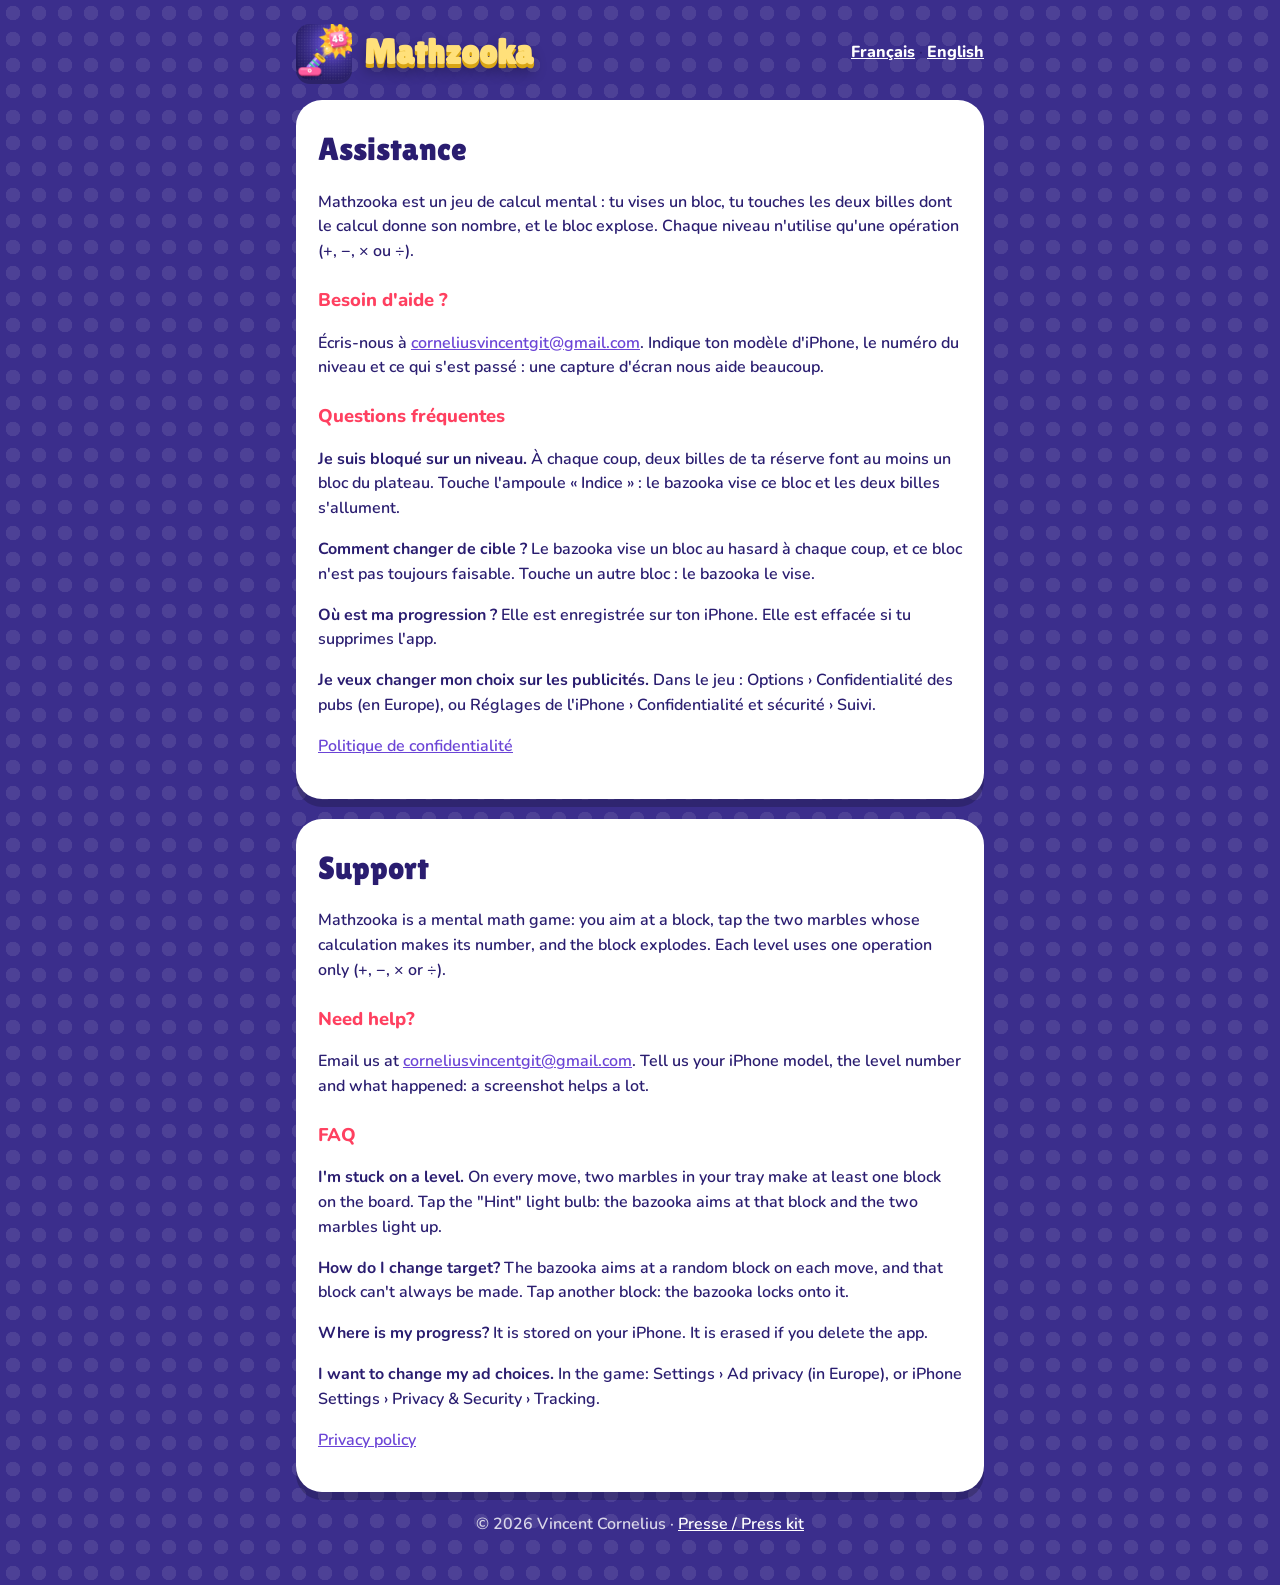
<file: index.html>
<!doctype html>
<html lang="fr">
<head>
<meta charset="utf-8">
<meta name="viewport" content="width=device-width, initial-scale=1">
<title>Mathzooka : assistance / Support</title>
<link rel="icon" href="icon.png">
<link rel="stylesheet" href="style.css">
</head>
<body>
<main>
  <header>
    <a class="brand" href="./"><img src="icon.png" alt=""><span class="logo">Mathzooka</span></a>
    <nav><a href="#fr">Français</a> · <a href="#en">English</a></nav>
  </header>

  <article id="fr" lang="fr">
    <h1>Assistance</h1>
    <p>Mathzooka est un jeu de calcul mental : tu vises un bloc, tu touches les deux billes dont le calcul donne son nombre, et le bloc explose. Chaque niveau n'utilise qu'une opération (+, −, × ou ÷).</p>
    <h2>Besoin d'aide ?</h2>
    <p>Écris-nous à <a href="mailto:corneliusvincentgit@gmail.com?subject=Mathzooka">corneliusvincentgit@gmail.com</a>. Indique ton modèle d'iPhone, le numéro du niveau et ce qui s'est passé : une capture d'écran nous aide beaucoup.</p>
    <h2>Questions fréquentes</h2>
    <p><strong>Je suis bloqué sur un niveau.</strong> À chaque coup, deux billes de ta réserve font au moins un bloc du plateau. Touche l'ampoule « Indice » : le bazooka vise ce bloc et les deux billes s'allument.</p>
    <p><strong>Comment changer de cible ?</strong> Le bazooka vise un bloc au hasard à chaque coup, et ce bloc n'est pas toujours faisable. Touche un autre bloc : le bazooka le vise.</p>
    <p><strong>Où est ma progression ?</strong> Elle est enregistrée sur ton iPhone. Elle est effacée si tu supprimes l'app.</p>
    <p><strong>Je veux changer mon choix sur les publicités.</strong> Dans le jeu : Options › Confidentialité des pubs (en Europe), ou Réglages de l'iPhone › Confidentialité et sécurité › Suivi.</p>
    <p><a href="privacy.html">Politique de confidentialité</a></p>
  </article>

  <article id="en" lang="en">
    <h1>Support</h1>
    <p>Mathzooka is a mental math game: you aim at a block, tap the two marbles whose calculation makes its number, and the block explodes. Each level uses one operation only (+, −, × or ÷).</p>
    <h2>Need help?</h2>
    <p>Email us at <a href="mailto:corneliusvincentgit@gmail.com?subject=Mathzooka">corneliusvincentgit@gmail.com</a>. Tell us your iPhone model, the level number and what happened: a screenshot helps a lot.</p>
    <h2>FAQ</h2>
    <p><strong>I'm stuck on a level.</strong> On every move, two marbles in your tray make at least one block on the board. Tap the "Hint" light bulb: the bazooka aims at that block and the two marbles light up.</p>
    <p><strong>How do I change target?</strong> The bazooka aims at a random block on each move, and that block can't always be made. Tap another block: the bazooka locks onto it.</p>
    <p><strong>Where is my progress?</strong> It is stored on your iPhone. It is erased if you delete the app.</p>
    <p><strong>I want to change my ad choices.</strong> In the game: Settings › Ad privacy (in Europe), or iPhone Settings › Privacy &amp; Security › Tracking.</p>
    <p><a href="privacy.html#en">Privacy policy</a></p>
  </article>
  <footer>© 2026 Vincent Cornelius · <a href="press.html" style="color:#fff">Presse / Press kit</a></footer>
</main>
</body>
</html>
</file>
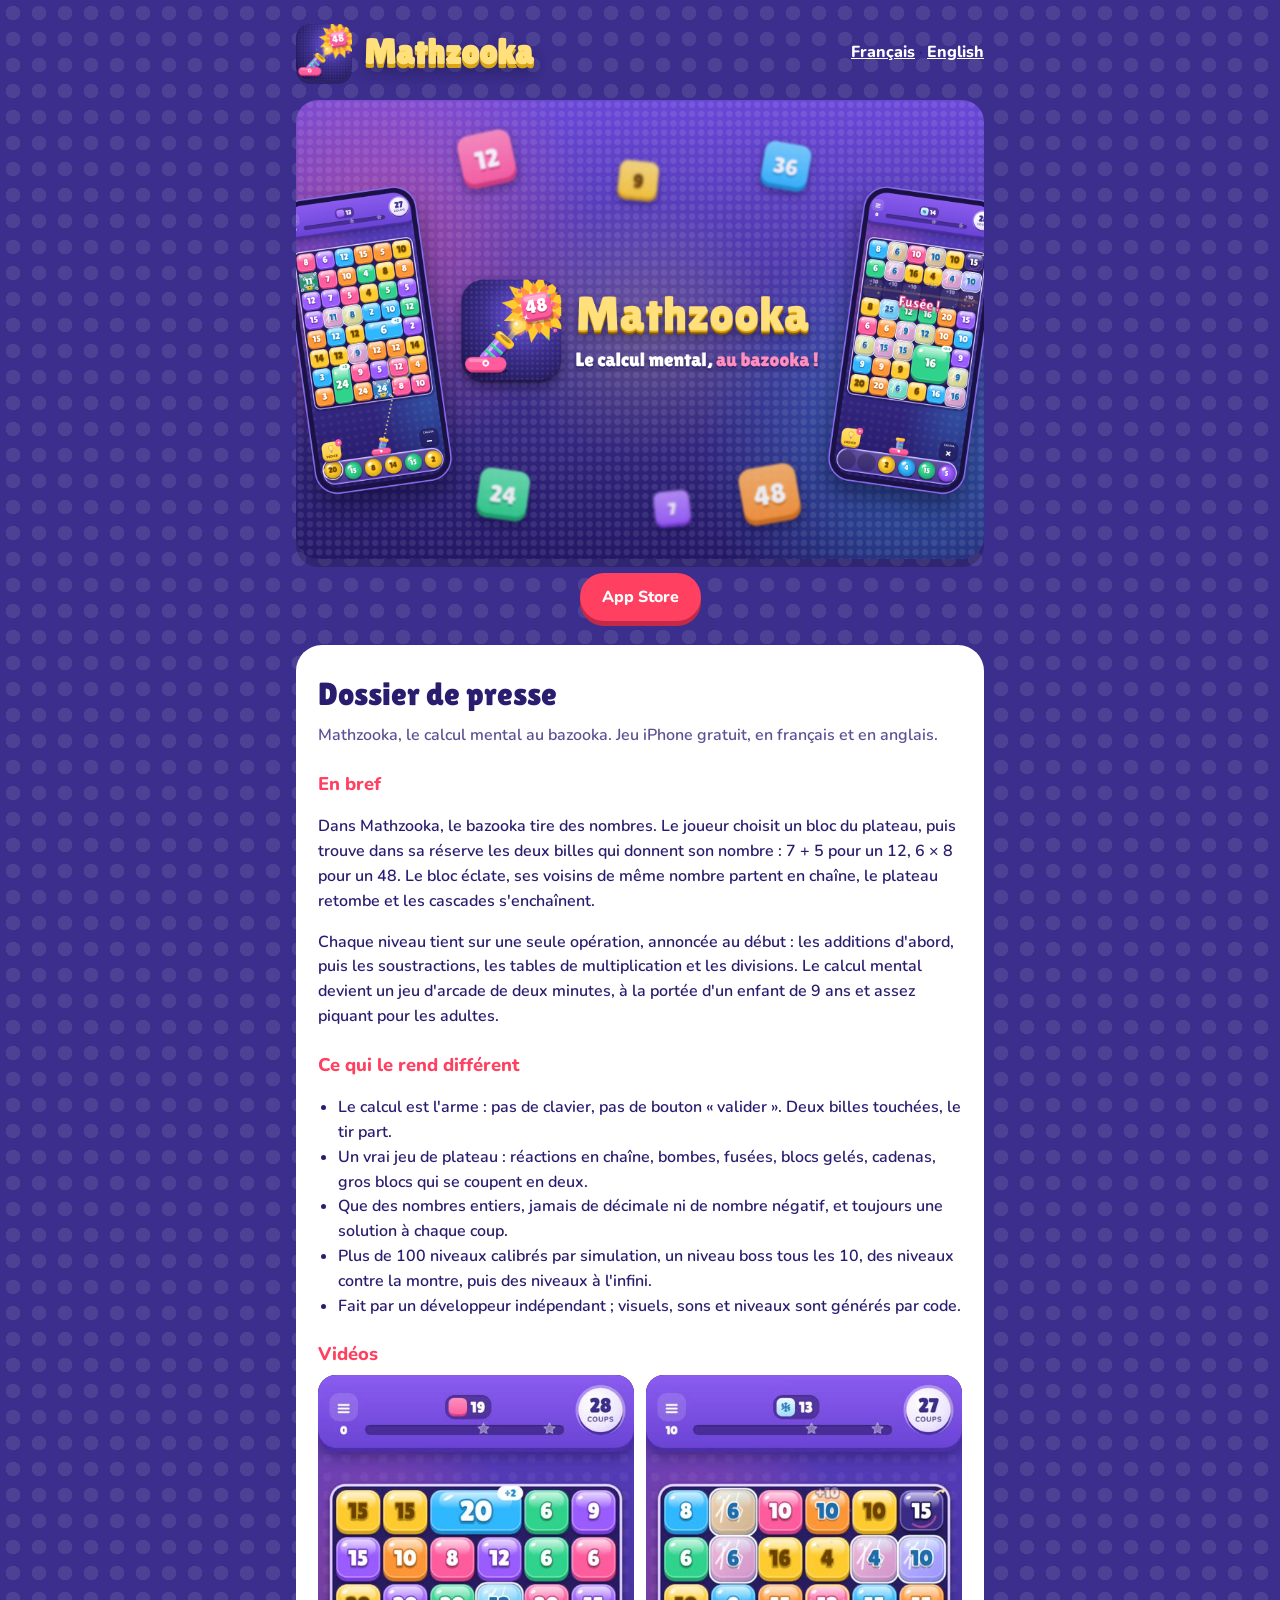
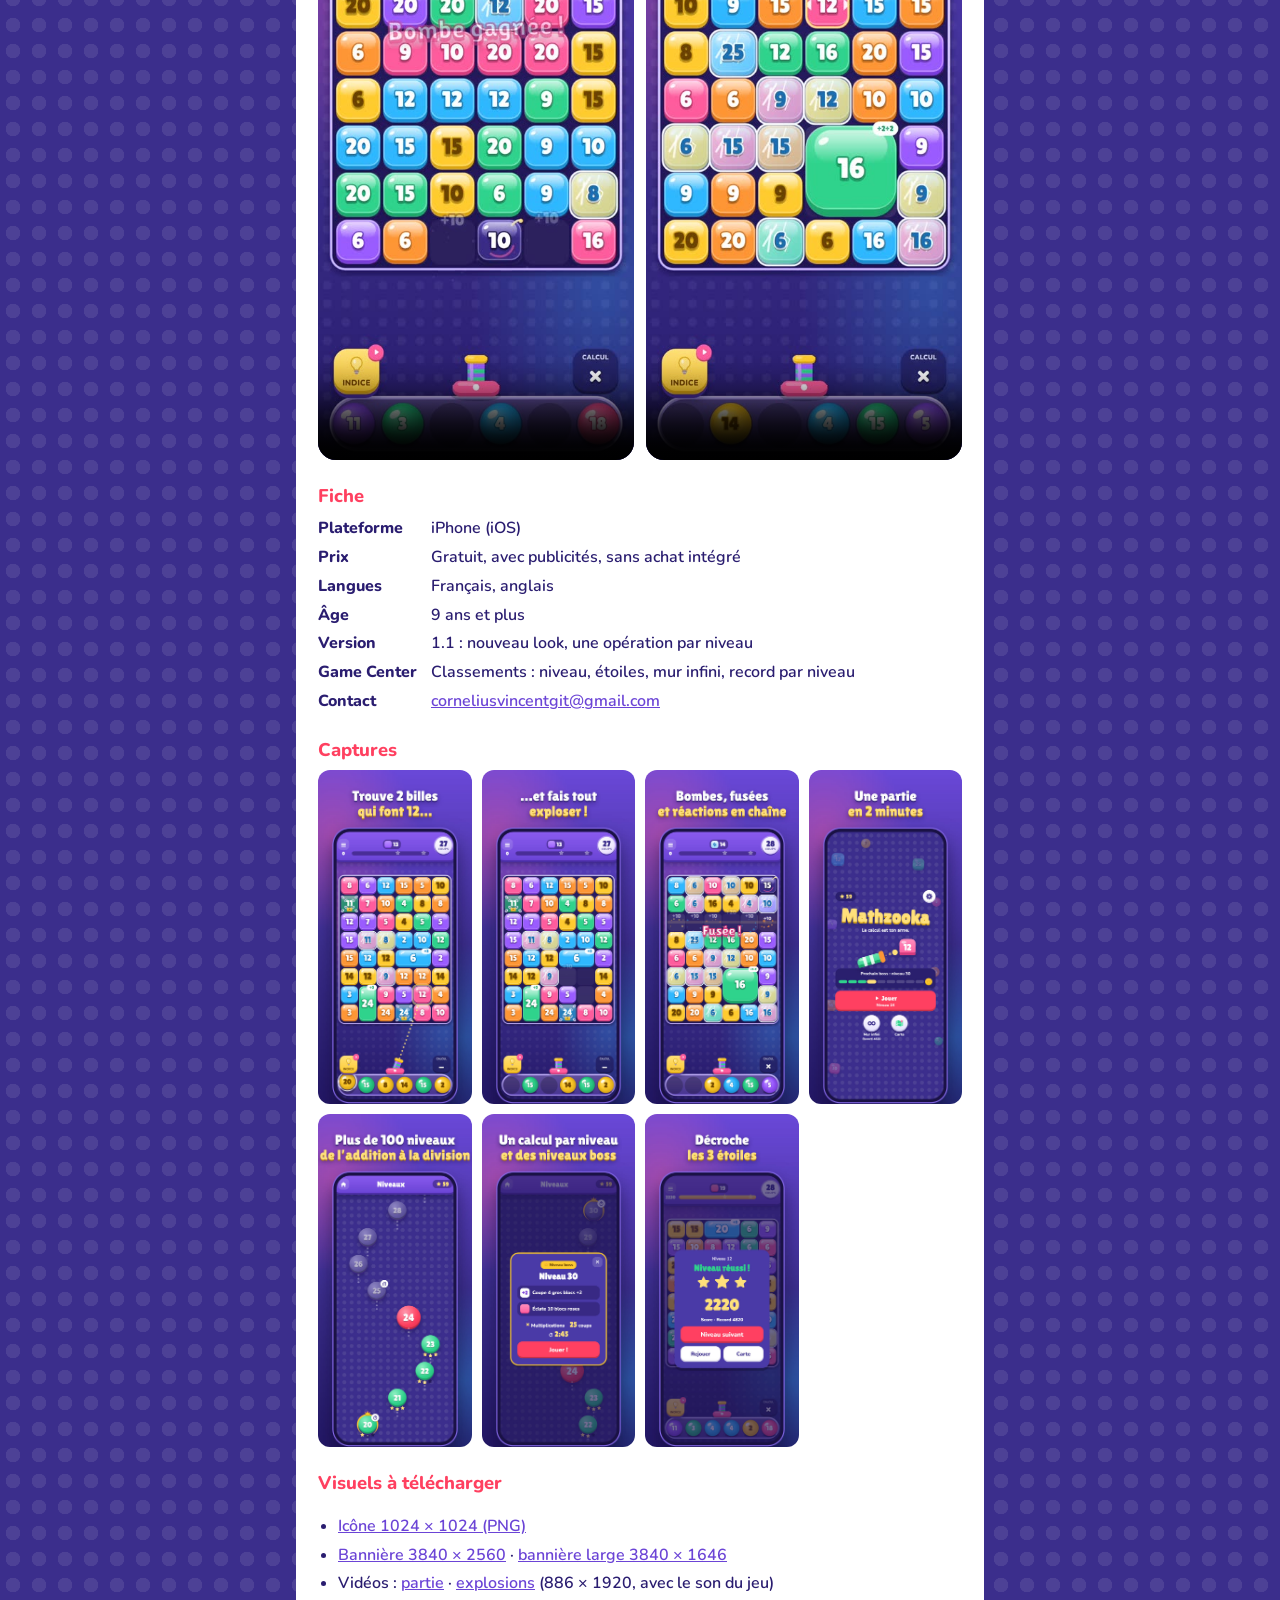
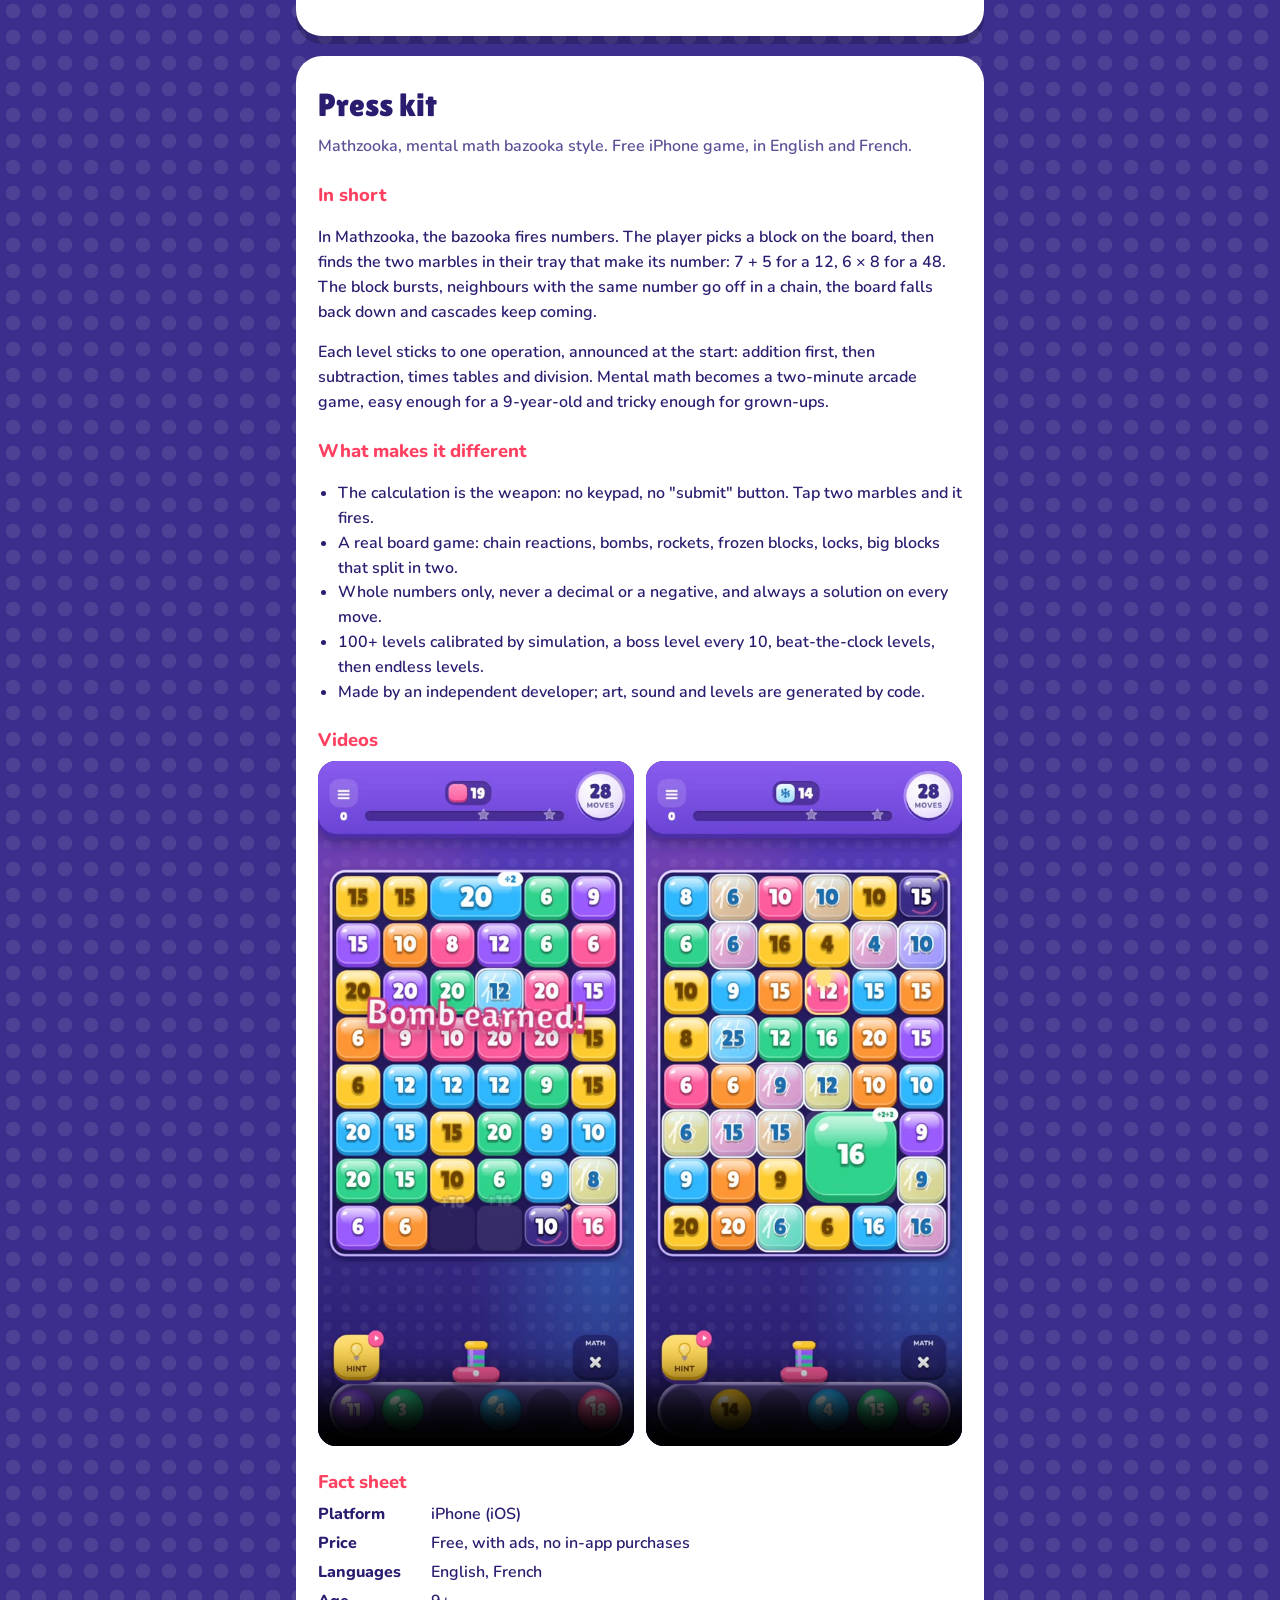
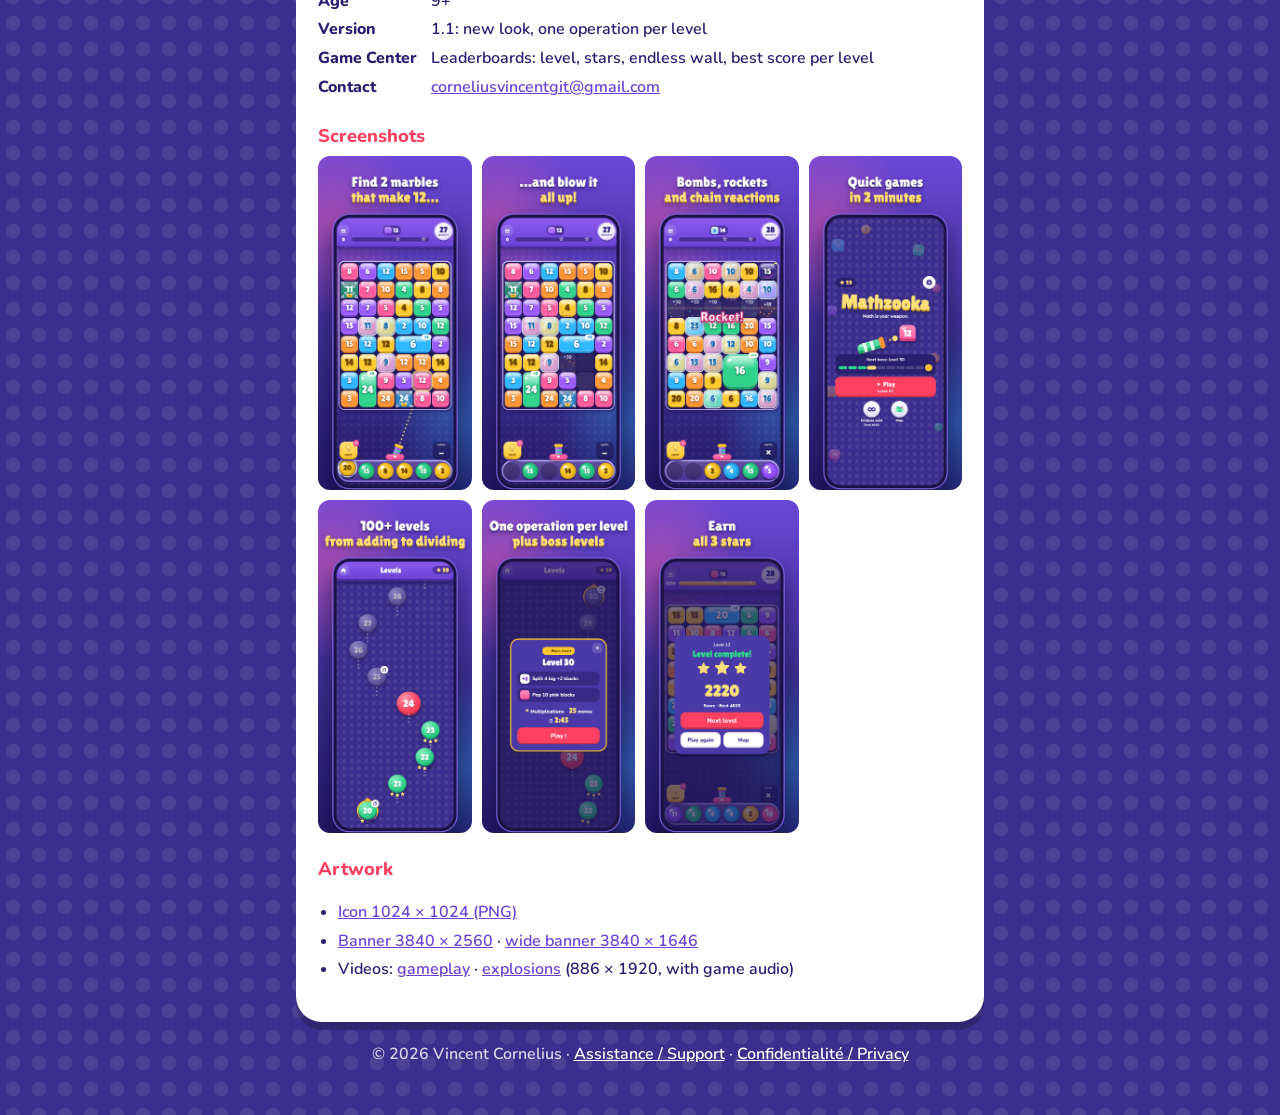
<file: press.html>
<!doctype html>
<html lang="fr">
<head>
<meta charset="utf-8">
<meta name="viewport" content="width=device-width, initial-scale=1">
<title>Mathzooka : dossier de presse / Press kit</title>
<meta name="description" content="Mathzooka, le calcul mental au bazooka. Dossier de presse : vidéos, captures, visuels. Mental math, bazooka style. Press kit: videos, screenshots, artwork.">
<link rel="icon" href="icon.png">
<link rel="stylesheet" href="style.css">
<style>
  .hero { text-align: center; color: #fff; margin: 8px 0 24px; }
  .hero img.banner { width: 100%; border-radius: 22px; box-shadow: 0 8px 0 rgba(0, 0, 0, .2); display: block; }
  .hero p { font-size: 1.15rem; margin: 14px 0 0; }
  .store { display: inline-block; margin-top: 14px; padding: 12px 22px; border-radius: 999px; background: #ff4060; color: #fff;
    font-weight: 800; text-decoration: none; box-shadow: 0 5px 0 #c42a48; }
  .videos { display: grid; grid-template-columns: repeat(2, 1fr); gap: 12px; }
  .videos video { width: 100%; border-radius: 18px; background: #1a1145; display: block; }
  .shots { display: grid; grid-template-columns: repeat(auto-fill, minmax(130px, 1fr)); gap: 10px; }
  .shots a img { width: 100%; border-radius: 12px; display: block; }
  .facts { display: grid; grid-template-columns: max-content 1fr; gap: 4px 14px; margin: 0; }
  .facts dt { font-weight: 800; }
  .facts dd { margin: 0; }
  .dl li { margin: 4px 0; }
</style>
</head>
<body>
<main>
  <header>
    <a class="brand" href="./"><img src="icon.png" alt=""><span class="logo">Mathzooka</span></a>
    <nav><a href="#fr">Français</a> · <a href="#en">English</a></nav>
  </header>

  <div class="hero">
    <img class="banner" src="press/banner-fr.jpg" alt="Mathzooka : le calcul mental, au bazooka !">
    <a class="store" href="https://apps.apple.com/app/id6834604727">App Store</a>
  </div>

  <article id="fr" lang="fr">
    <h1>Dossier de presse</h1>
    <p class="meta">Mathzooka, le calcul mental au bazooka. Jeu iPhone gratuit, en français et en anglais.</p>

    <h2>En bref</h2>
    <p>Dans Mathzooka, le bazooka tire des nombres. Le joueur choisit un bloc du plateau, puis trouve dans sa réserve les deux billes qui donnent son nombre : 7 + 5 pour un 12, 6 × 8 pour un 48. Le bloc éclate, ses voisins de même nombre partent en chaîne, le plateau retombe et les cascades s'enchaînent.</p>
    <p>Chaque niveau tient sur une seule opération, annoncée au début : les additions d'abord, puis les soustractions, les tables de multiplication et les divisions. Le calcul mental devient un jeu d'arcade de deux minutes, à la portée d'un enfant de 9 ans et assez piquant pour les adultes.</p>

    <h2>Ce qui le rend différent</h2>
    <ul>
      <li>Le calcul est l'arme : pas de clavier, pas de bouton « valider ». Deux billes touchées, le tir part.</li>
      <li>Un vrai jeu de plateau : réactions en chaîne, bombes, fusées, blocs gelés, cadenas, gros blocs qui se coupent en deux.</li>
      <li>Que des nombres entiers, jamais de décimale ni de nombre négatif, et toujours une solution à chaque coup.</li>
      <li>Plus de 100 niveaux calibrés par simulation, un niveau boss tous les 10, des niveaux contre la montre, puis des niveaux à l'infini.</li>
      <li>Fait par un développeur indépendant ; visuels, sons et niveaux sont générés par code.</li>
    </ul>

    <h2>Vidéos</h2>
    <div class="videos">
      <video src="press/gameplay-fr.mp4" poster="press/gameplay-fr-poster.jpg" controls playsinline preload="none"></video>
      <video src="press/boom-fr.mp4" poster="press/boom-fr-poster.jpg" controls playsinline preload="none"></video>
    </div>

    <h2>Fiche</h2>
    <dl class="facts">
      <dt>Plateforme</dt><dd>iPhone (iOS)</dd>
      <dt>Prix</dt><dd>Gratuit, avec publicités, sans achat intégré</dd>
      <dt>Langues</dt><dd>Français, anglais</dd>
      <dt>Âge</dt><dd>9 ans et plus</dd>
      <dt>Version</dt><dd>1.1 : nouveau look, une opération par niveau</dd>
      <dt>Game Center</dt><dd>Classements : niveau, étoiles, mur infini, record par niveau</dd>
      <dt>Contact</dt><dd><a href="mailto:corneliusvincentgit@gmail.com?subject=Mathzooka%20presse">corneliusvincentgit@gmail.com</a></dd>
    </dl>

    <h2>Captures</h2>
    <div class="shots">
      <a href="press/fr-1-aim.jpg"><img src="press/fr-1-aim.jpg" alt="Trouve 2 billes" loading="lazy"></a>
      <a href="press/fr-2-boom.jpg"><img src="press/fr-2-boom.jpg" alt="Le bloc explose" loading="lazy"></a>
      <a href="press/fr-3-chain.jpg"><img src="press/fr-3-chain.jpg" alt="Fusée et réactions en chaîne" loading="lazy"></a>
      <a href="press/fr-4-home.jpg"><img src="press/fr-4-home.jpg" alt="Accueil" loading="lazy"></a>
      <a href="press/fr-5-map.jpg"><img src="press/fr-5-map.jpg" alt="Carte des niveaux" loading="lazy"></a>
      <a href="press/fr-6-boss.jpg"><img src="press/fr-6-boss.jpg" alt="Niveau boss" loading="lazy"></a>
      <a href="press/fr-7-won.jpg"><img src="press/fr-7-won.jpg" alt="Trois étoiles" loading="lazy"></a>
    </div>

    <h2>Visuels à télécharger</h2>
    <ul class="dl">
      <li><a href="press/icon-1024.png">Icône 1024 × 1024 (PNG)</a></li>
      <li><a href="press/banner-fr.jpg">Bannière 3840 × 2560</a> · <a href="press/header-fr.jpg">bannière large 3840 × 1646</a></li>
      <li>Vidéos : <a href="press/gameplay-fr.mp4">partie</a> · <a href="press/boom-fr.mp4">explosions</a> (886 × 1920, avec le son du jeu)</li>
    </ul>
  </article>

  <article id="en" lang="en">
    <h1>Press kit</h1>
    <p class="meta">Mathzooka, mental math bazooka style. Free iPhone game, in English and French.</p>

    <h2>In short</h2>
    <p>In Mathzooka, the bazooka fires numbers. The player picks a block on the board, then finds the two marbles in their tray that make its number: 7 + 5 for a 12, 6 × 8 for a 48. The block bursts, neighbours with the same number go off in a chain, the board falls back down and cascades keep coming.</p>
    <p>Each level sticks to one operation, announced at the start: addition first, then subtraction, times tables and division. Mental math becomes a two-minute arcade game, easy enough for a 9-year-old and tricky enough for grown-ups.</p>

    <h2>What makes it different</h2>
    <ul>
      <li>The calculation is the weapon: no keypad, no "submit" button. Tap two marbles and it fires.</li>
      <li>A real board game: chain reactions, bombs, rockets, frozen blocks, locks, big blocks that split in two.</li>
      <li>Whole numbers only, never a decimal or a negative, and always a solution on every move.</li>
      <li>100+ levels calibrated by simulation, a boss level every 10, beat-the-clock levels, then endless levels.</li>
      <li>Made by an independent developer; art, sound and levels are generated by code.</li>
    </ul>

    <h2>Videos</h2>
    <div class="videos">
      <video src="press/gameplay-en.mp4" poster="press/gameplay-en-poster.jpg" controls playsinline preload="none"></video>
      <video src="press/boom-en.mp4" poster="press/boom-en-poster.jpg" controls playsinline preload="none"></video>
    </div>

    <h2>Fact sheet</h2>
    <dl class="facts">
      <dt>Platform</dt><dd>iPhone (iOS)</dd>
      <dt>Price</dt><dd>Free, with ads, no in-app purchases</dd>
      <dt>Languages</dt><dd>English, French</dd>
      <dt>Age</dt><dd>9+</dd>
      <dt>Version</dt><dd>1.1: new look, one operation per level</dd>
      <dt>Game Center</dt><dd>Leaderboards: level, stars, endless wall, best score per level</dd>
      <dt>Contact</dt><dd><a href="mailto:corneliusvincentgit@gmail.com?subject=Mathzooka%20press">corneliusvincentgit@gmail.com</a></dd>
    </dl>

    <h2>Screenshots</h2>
    <div class="shots">
      <a href="press/en-1-aim.jpg"><img src="press/en-1-aim.jpg" alt="Find 2 marbles" loading="lazy"></a>
      <a href="press/en-2-boom.jpg"><img src="press/en-2-boom.jpg" alt="The block bursts" loading="lazy"></a>
      <a href="press/en-3-chain.jpg"><img src="press/en-3-chain.jpg" alt="Rocket and chain reactions" loading="lazy"></a>
      <a href="press/en-4-home.jpg"><img src="press/en-4-home.jpg" alt="Home screen" loading="lazy"></a>
      <a href="press/en-5-map.jpg"><img src="press/en-5-map.jpg" alt="Level map" loading="lazy"></a>
      <a href="press/en-6-boss.jpg"><img src="press/en-6-boss.jpg" alt="Boss level" loading="lazy"></a>
      <a href="press/en-7-won.jpg"><img src="press/en-7-won.jpg" alt="Three stars" loading="lazy"></a>
    </div>

    <h2>Artwork</h2>
    <ul class="dl">
      <li><a href="press/icon-1024.png">Icon 1024 × 1024 (PNG)</a></li>
      <li><a href="press/banner-en.jpg">Banner 3840 × 2560</a> · <a href="press/header-en.jpg">wide banner 3840 × 1646</a></li>
      <li>Videos: <a href="press/gameplay-en.mp4">gameplay</a> · <a href="press/boom-en.mp4">explosions</a> (886 × 1920, with game audio)</li>
    </ul>
  </article>
  <footer>© 2026 Vincent Cornelius · <a href="./" style="color:#fff">Assistance / Support</a> · <a href="privacy.html" style="color:#fff">Confidentialité / Privacy</a></footer>
</main>
</body>
</html>
</file>
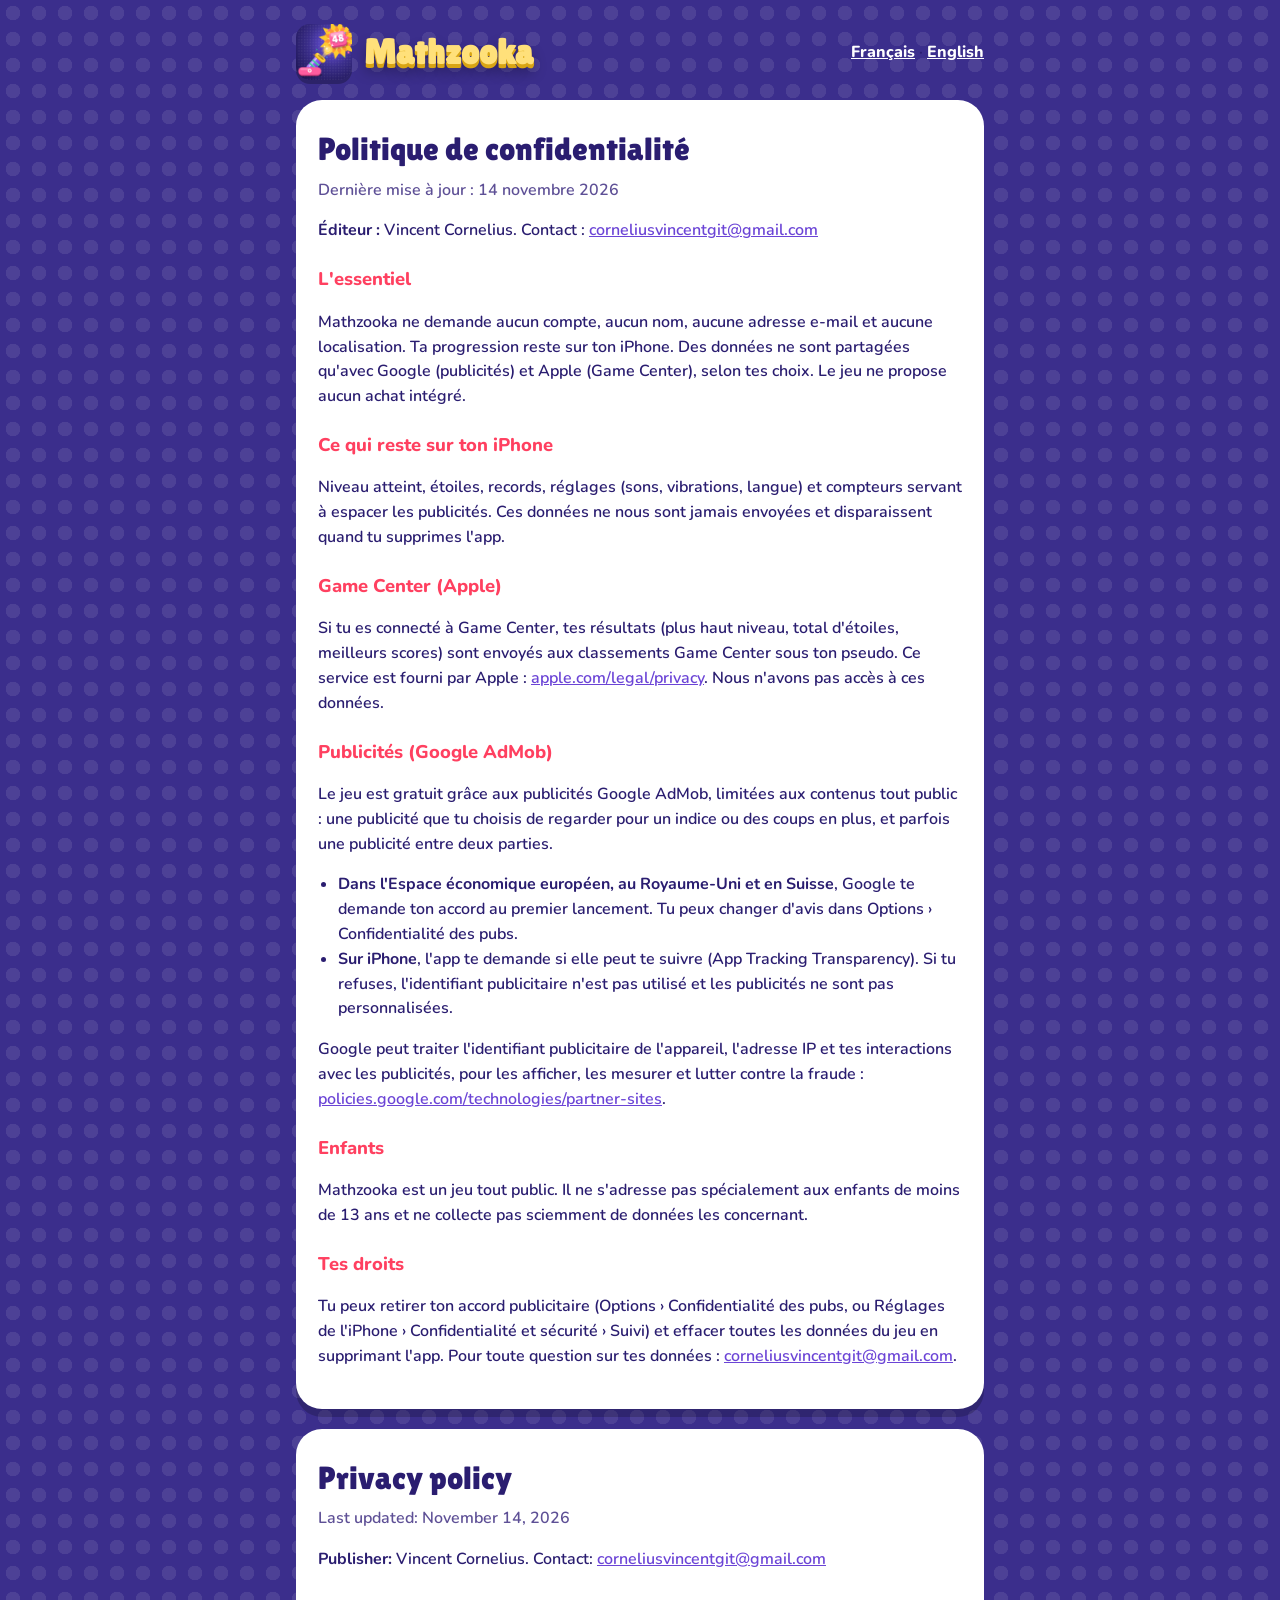
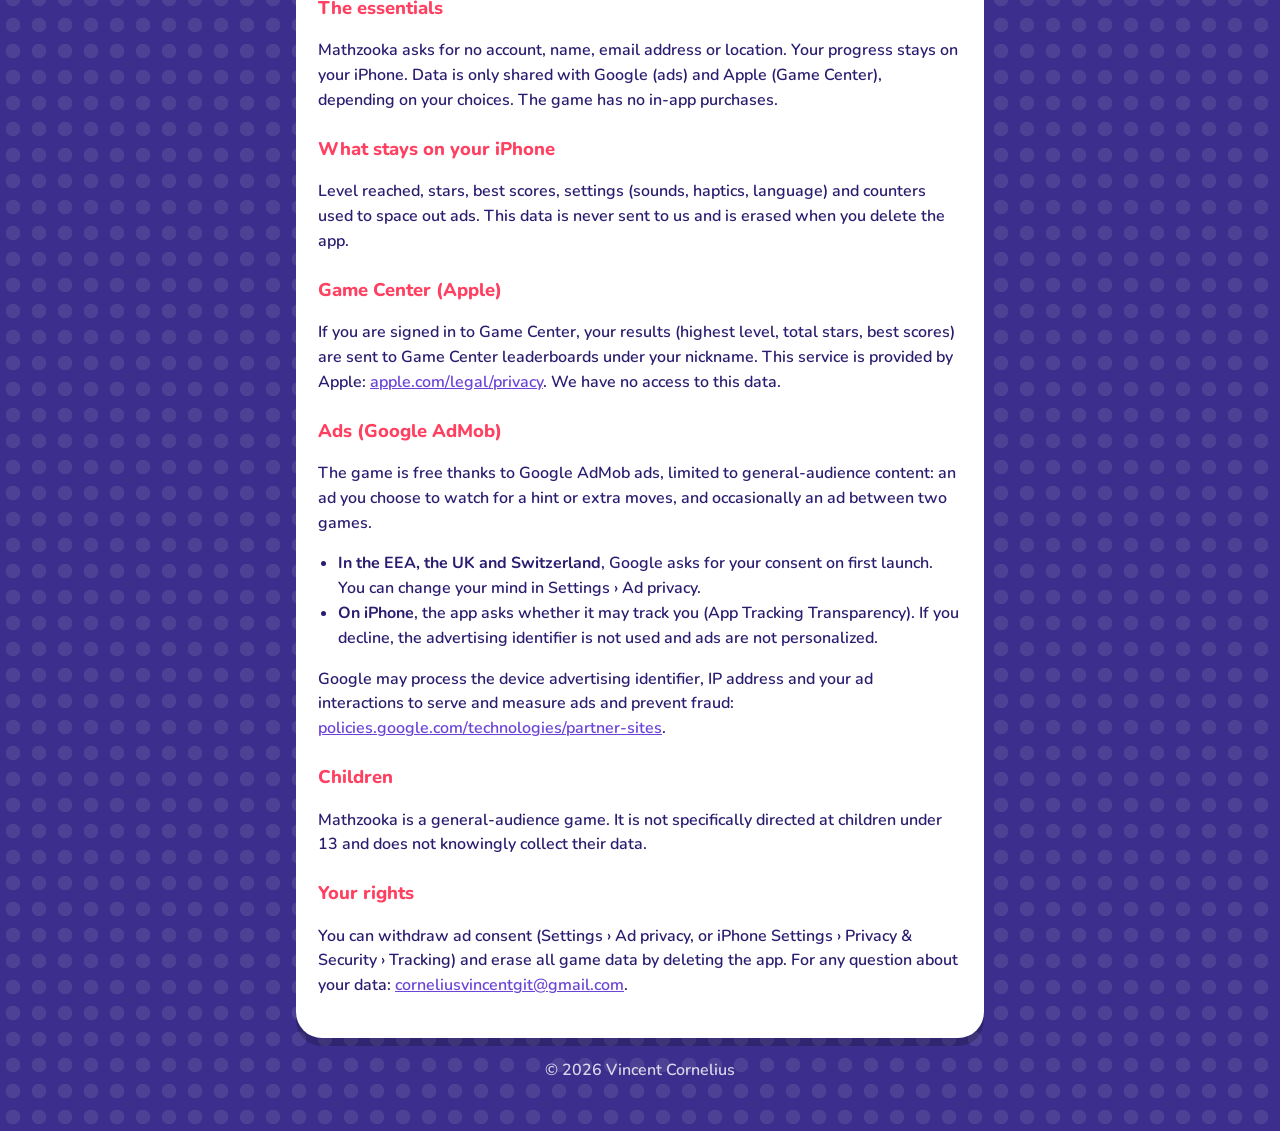
<file: privacy.html>
<!doctype html>
<html lang="fr">
<head>
<meta charset="utf-8">
<meta name="viewport" content="width=device-width, initial-scale=1">
<title>Mathzooka : politique de confidentialité / Privacy policy</title>
<link rel="icon" href="icon.png">
<link rel="stylesheet" href="style.css">
</head>
<body>
<main>
  <header>
    <a class="brand" href="./"><img src="icon.png" alt=""><span class="logo">Mathzooka</span></a>
    <nav><a href="#fr">Français</a> · <a href="#en">English</a></nav>
  </header>

  <article id="fr" lang="fr">
    <h1>Politique de confidentialité</h1>
    <p class="meta">Dernière mise à jour : 14 novembre 2026</p>
    <p><strong>Éditeur :</strong> Vincent Cornelius. Contact : <a href="mailto:corneliusvincentgit@gmail.com">corneliusvincentgit@gmail.com</a></p>

    <h2>L'essentiel</h2>
    <p>Mathzooka ne demande aucun compte, aucun nom, aucune adresse e-mail et aucune localisation. Ta progression reste sur ton iPhone. Des données ne sont partagées qu'avec Google (publicités) et Apple (Game Center), selon tes choix. Le jeu ne propose aucun achat intégré.</p>

    <h2>Ce qui reste sur ton iPhone</h2>
    <p>Niveau atteint, étoiles, records, réglages (sons, vibrations, langue) et compteurs servant à espacer les publicités. Ces données ne nous sont jamais envoyées et disparaissent quand tu supprimes l'app.</p>

    <h2>Game Center (Apple)</h2>
    <p>Si tu es connecté à Game Center, tes résultats (plus haut niveau, total d'étoiles, meilleurs scores) sont envoyés aux classements Game Center sous ton pseudo. Ce service est fourni par Apple : <a href="https://www.apple.com/legal/privacy/">apple.com/legal/privacy</a>. Nous n'avons pas accès à ces données.</p>

    <h2>Publicités (Google AdMob)</h2>
    <p>Le jeu est gratuit grâce aux publicités Google AdMob, limitées aux contenus tout public : une publicité que tu choisis de regarder pour un indice ou des coups en plus, et parfois une publicité entre deux parties.</p>
    <ul>
      <li><strong>Dans l'Espace économique européen, au Royaume-Uni et en Suisse</strong>, Google te demande ton accord au premier lancement. Tu peux changer d'avis dans Options › Confidentialité des pubs.</li>
      <li><strong>Sur iPhone</strong>, l'app te demande si elle peut te suivre (App Tracking Transparency). Si tu refuses, l'identifiant publicitaire n'est pas utilisé et les publicités ne sont pas personnalisées.</li>
    </ul>
    <p>Google peut traiter l'identifiant publicitaire de l'appareil, l'adresse IP et tes interactions avec les publicités, pour les afficher, les mesurer et lutter contre la fraude : <a href="https://policies.google.com/technologies/partner-sites">policies.google.com/technologies/partner-sites</a>.</p>

    <h2>Enfants</h2>
    <p>Mathzooka est un jeu tout public. Il ne s'adresse pas spécialement aux enfants de moins de 13 ans et ne collecte pas sciemment de données les concernant.</p>

    <h2>Tes droits</h2>
    <p>Tu peux retirer ton accord publicitaire (Options › Confidentialité des pubs, ou Réglages de l'iPhone › Confidentialité et sécurité › Suivi) et effacer toutes les données du jeu en supprimant l'app. Pour toute question sur tes données : <a href="mailto:corneliusvincentgit@gmail.com">corneliusvincentgit@gmail.com</a>.</p>
  </article>

  <article id="en" lang="en">
    <h1>Privacy policy</h1>
    <p class="meta">Last updated: November 14, 2026</p>
    <p><strong>Publisher:</strong> Vincent Cornelius. Contact: <a href="mailto:corneliusvincentgit@gmail.com">corneliusvincentgit@gmail.com</a></p>

    <h2>The essentials</h2>
    <p>Mathzooka asks for no account, name, email address or location. Your progress stays on your iPhone. Data is only shared with Google (ads) and Apple (Game Center), depending on your choices. The game has no in-app purchases.</p>

    <h2>What stays on your iPhone</h2>
    <p>Level reached, stars, best scores, settings (sounds, haptics, language) and counters used to space out ads. This data is never sent to us and is erased when you delete the app.</p>

    <h2>Game Center (Apple)</h2>
    <p>If you are signed in to Game Center, your results (highest level, total stars, best scores) are sent to Game Center leaderboards under your nickname. This service is provided by Apple: <a href="https://www.apple.com/legal/privacy/">apple.com/legal/privacy</a>. We have no access to this data.</p>

    <h2>Ads (Google AdMob)</h2>
    <p>The game is free thanks to Google AdMob ads, limited to general-audience content: an ad you choose to watch for a hint or extra moves, and occasionally an ad between two games.</p>
    <ul>
      <li><strong>In the EEA, the UK and Switzerland</strong>, Google asks for your consent on first launch. You can change your mind in Settings › Ad privacy.</li>
      <li><strong>On iPhone</strong>, the app asks whether it may track you (App Tracking Transparency). If you decline, the advertising identifier is not used and ads are not personalized.</li>
    </ul>
    <p>Google may process the device advertising identifier, IP address and your ad interactions to serve and measure ads and prevent fraud: <a href="https://policies.google.com/technologies/partner-sites">policies.google.com/technologies/partner-sites</a>.</p>

    <h2>Children</h2>
    <p>Mathzooka is a general-audience game. It is not specifically directed at children under 13 and does not knowingly collect their data.</p>

    <h2>Your rights</h2>
    <p>You can withdraw ad consent (Settings › Ad privacy, or iPhone Settings › Privacy &amp; Security › Tracking) and erase all game data by deleting the app. For any question about your data: <a href="mailto:corneliusvincentgit@gmail.com">corneliusvincentgit@gmail.com</a>.</p>
  </article>
  <footer>© 2026 Vincent Cornelius</footer>
</main>
</body>
</html>
</file>
<file: style.css>
@import url('https://fonts.googleapis.com/css2?family=Lilita+One&family=Nunito:wght@600;800&display=swap');

:root {
  --ink: #2a1d70;
  --soft: #5e5096;
  --accent: #ff4060;
  --yellow: #ffe07a;
  --card: #ffffff;
}
* { box-sizing: border-box; }
body {
  margin: 0;
  font-family: 'Nunito', system-ui, sans-serif;
  font-weight: 600;
  color: var(--ink);
  background-color: #3b2e8c;
  background-image: radial-gradient(circle, rgba(255, 255, 255, 0.09) 0 7px, transparent 7.5px);
  background-size: 26px 26px;
  line-height: 1.55;
}
main { max-width: 720px; margin: 0 auto; padding: 24px 16px 48px; }
header { display: flex; justify-content: space-between; align-items: center; gap: 12px; flex-wrap: wrap; margin-bottom: 20px; }
.brand { display: flex; align-items: center; gap: 12px; text-decoration: none; }
.brand img { width: 56px; height: 56px; border-radius: 14px; box-shadow: 0 4px 0 rgba(0, 0, 0, 0.25); }
.logo { font-family: 'Lilita One', sans-serif; font-size: 2.2rem; color: var(--yellow); text-shadow: 0 4px 0 #d9a514, 0 8px 14px rgba(0, 0, 0, 0.3); }
nav a { color: #fff; font-weight: 800; }
article { background: var(--card); border-radius: 26px; padding: 24px 22px; margin-bottom: 20px; box-shadow: 0 8px 0 rgba(0, 0, 0, 0.2); }
h1 { margin: 0 0 4px; font-family: 'Lilita One', sans-serif; font-weight: 400; font-size: 2rem; }
h2 { font-weight: 800; font-size: 1.15rem; margin: 22px 0 6px; color: var(--accent); }
.meta { color: var(--soft); margin-top: 0; }
a { color: #6b44d6; overflow-wrap: anywhere; }
ul { padding-left: 20px; }
footer { text-align: center; color: rgba(255, 255, 255, 0.8); }
</file>
